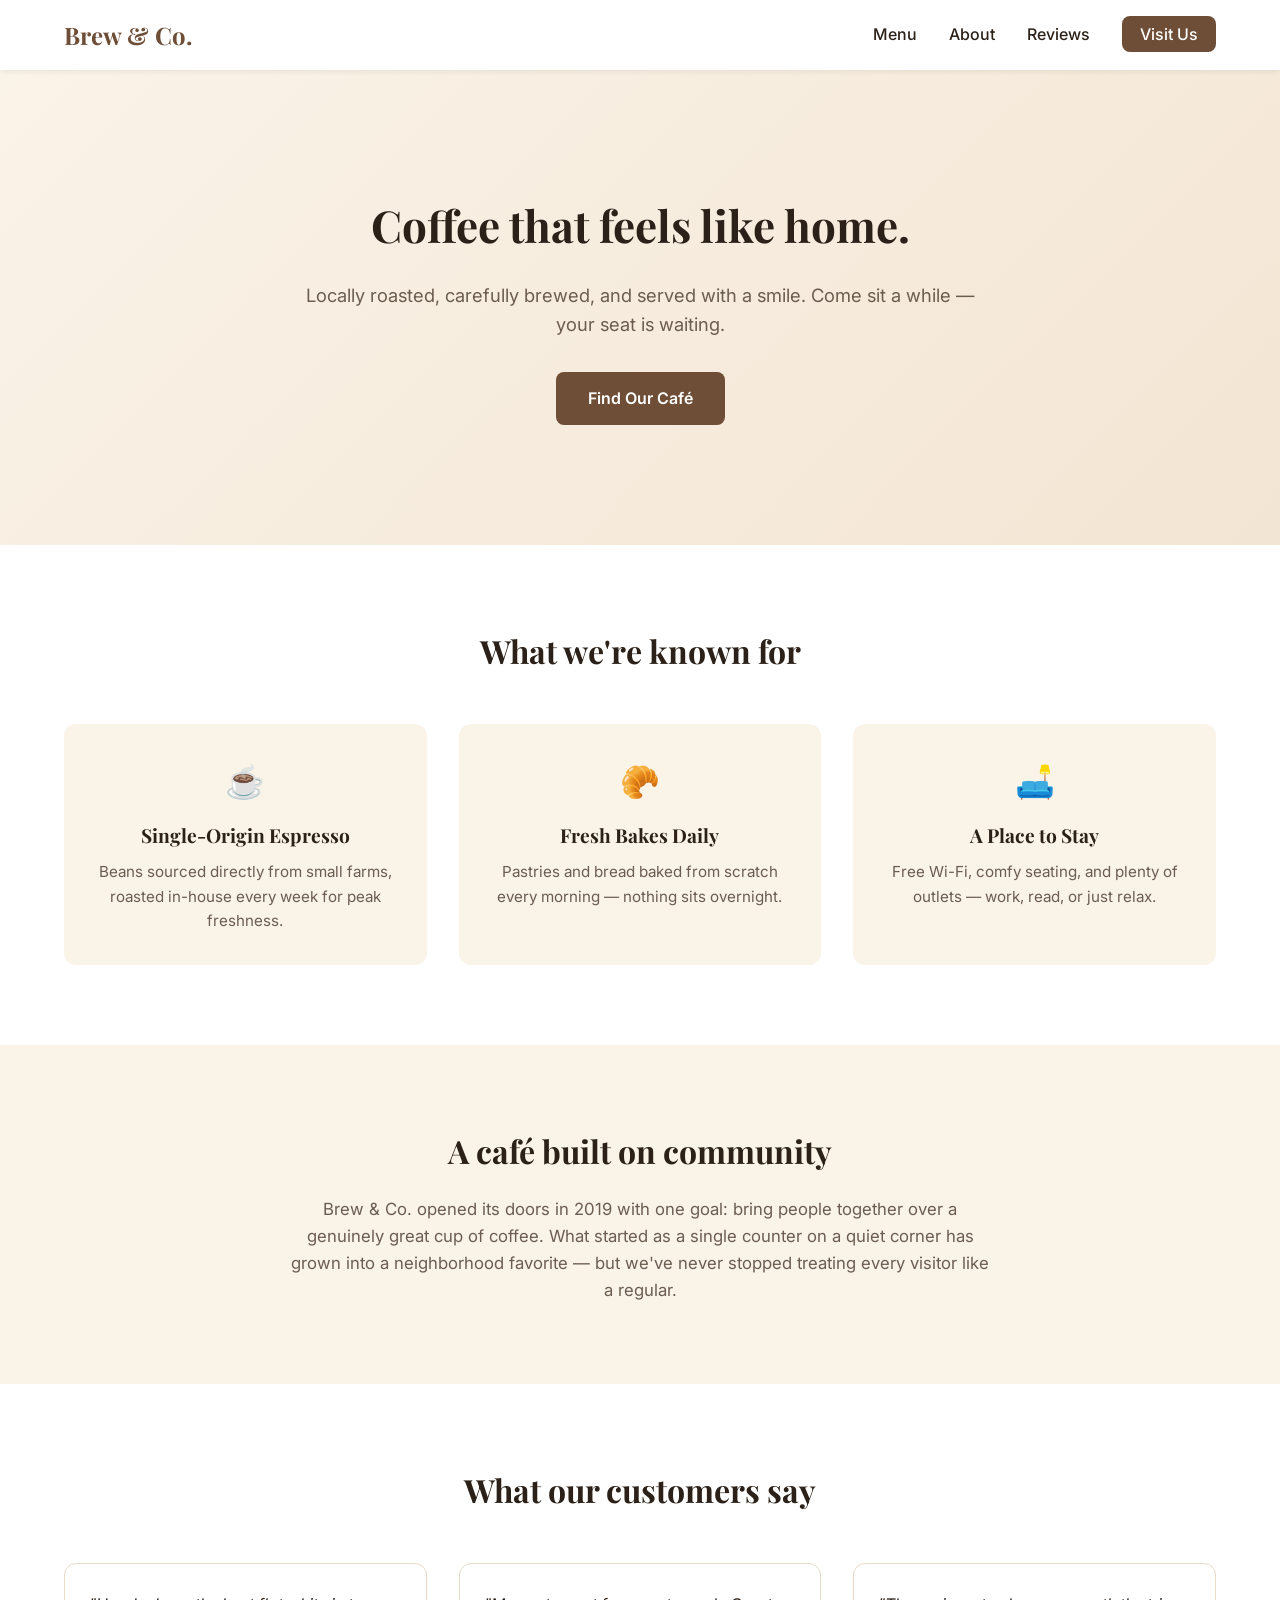
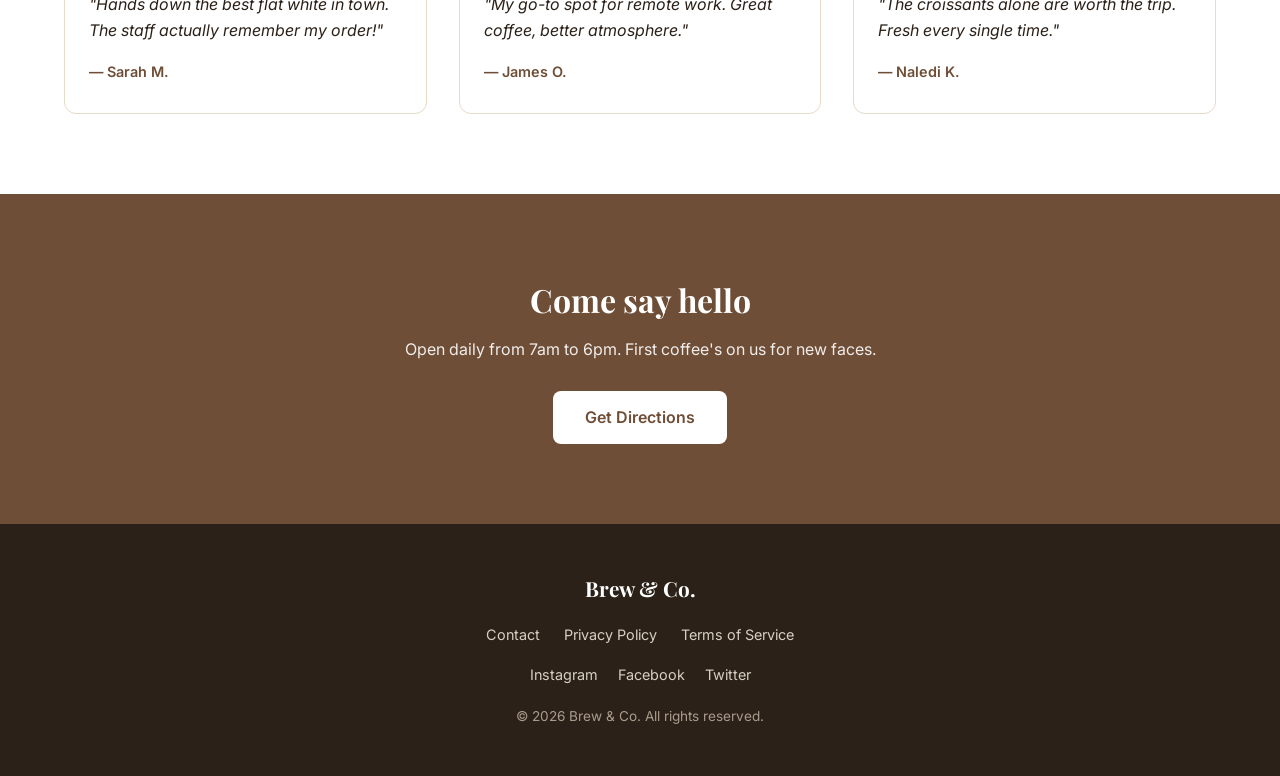
<file: WebDev-L1-LandingPage/index.html>
<!DOCTYPE html>
<html lang="en">
<head>
<meta charset="UTF-8">
<meta name="viewport" content="width=device-width, initial-scale=1.0">
<title>Brew & Co. — Your Neighborhood Coffee House</title>
<link rel="stylesheet" href="style.css">
<link rel="preconnect" href="https://fonts.googleapis.com">
<link href="https://fonts.googleapis.com/css2?family=Playfair+Display:wght@600;700&family=Inter:wght@400;500&display=swap" rel="stylesheet">
</head>
<body>

  <!-- Navigation -->
  <header class="navbar">
    <div class="nav-container">
      <div class="logo">Brew & Co.</div>
      <nav>
        <ul class="nav-links">
          <li><a href="#menu">Menu</a></li>
          <li><a href="#about">About</a></li>
          <li><a href="#testimonials">Reviews</a></li>
          <li><a href="#visit" class="nav-cta">Visit Us</a></li>
        </ul>
      </nav>
    </div>
  </header>

  <!-- Hero Section -->
  <section class="hero">
    <div class="hero-content">
      <h1>Coffee that feels like home.</h1>
      <p class="subheadline">Locally roasted, carefully brewed, and served with a smile. Come sit a while — your seat is waiting.</p>
      <a href="#visit" class="btn-primary">Find Our Café</a>
    </div>
  </section>

  <!-- Menu / Features Section -->
  <section id="menu" class="features">
    <h2>What we're known for</h2>
    <div class="feature-grid">
      <div class="feature-card">
        <div class="icon">☕</div>
        <h3>Single-Origin Espresso</h3>
        <p>Beans sourced directly from small farms, roasted in-house every week for peak freshness.</p>
      </div>
      <div class="feature-card">
        <div class="icon">🥐</div>
        <h3>Fresh Bakes Daily</h3>
        <p>Pastries and bread baked from scratch every morning — nothing sits overnight.</p>
      </div>
      <div class="feature-card">
        <div class="icon">🛋️</div>
        <h3>A Place to Stay</h3>
        <p>Free Wi-Fi, comfy seating, and plenty of outlets — work, read, or just relax.</p>
      </div>
    </div>
  </section>

  <!-- About Section -->
  <section id="about" class="about">
    <div class="about-content">
      <h2>A café built on community</h2>
      <p>Brew & Co. opened its doors in 2019 with one goal: bring people together over a genuinely great cup of coffee. What started as a single counter on a quiet corner has grown into a neighborhood favorite — but we've never stopped treating every visitor like a regular.</p>
    </div>
  </section>

  <!-- Testimonials Section -->
  <section id="testimonials" class="testimonials">
    <h2>What our customers say</h2>
    <div class="testimonial-grid">
      <div class="testimonial-card">
        <p>"Hands down the best flat white in town. The staff actually remember my order!"</p>
        <span class="author">— Sarah M.</span>
      </div>
      <div class="testimonial-card">
        <p>"My go-to spot for remote work. Great coffee, better atmosphere."</p>
        <span class="author">— James O.</span>
      </div>
      <div class="testimonial-card">
        <p>"The croissants alone are worth the trip. Fresh every single time."</p>
        <span class="author">— Naledi K.</span>
      </div>
    </div>
  </section>

  <!-- CTA Section -->
  <section id="visit" class="cta-section">
    <h2>Come say hello</h2>
    <p>Open daily from 7am to 6pm. First coffee's on us for new faces.</p>
    <a href="#" class="btn-primary">Get Directions</a>
  </section>

  <!-- Footer -->
  <footer class="footer">
    <div class="footer-content">
      <div class="footer-brand">Brew & Co.</div>
      <ul class="footer-links">
        <li><a href="#">Contact</a></li>
        <li><a href="#">Privacy Policy</a></li>
        <li><a href="#">Terms of Service</a></li>
      </ul>
      <div class="footer-socials">
        <a href="#">Instagram</a>
        <a href="#">Facebook</a>
        <a href="#">Twitter</a>
      </div>
      <p class="footer-copy">© 2026 Brew & Co. All rights reserved.</p>
    </div>
  </footer>

</body>
</html>
</file>
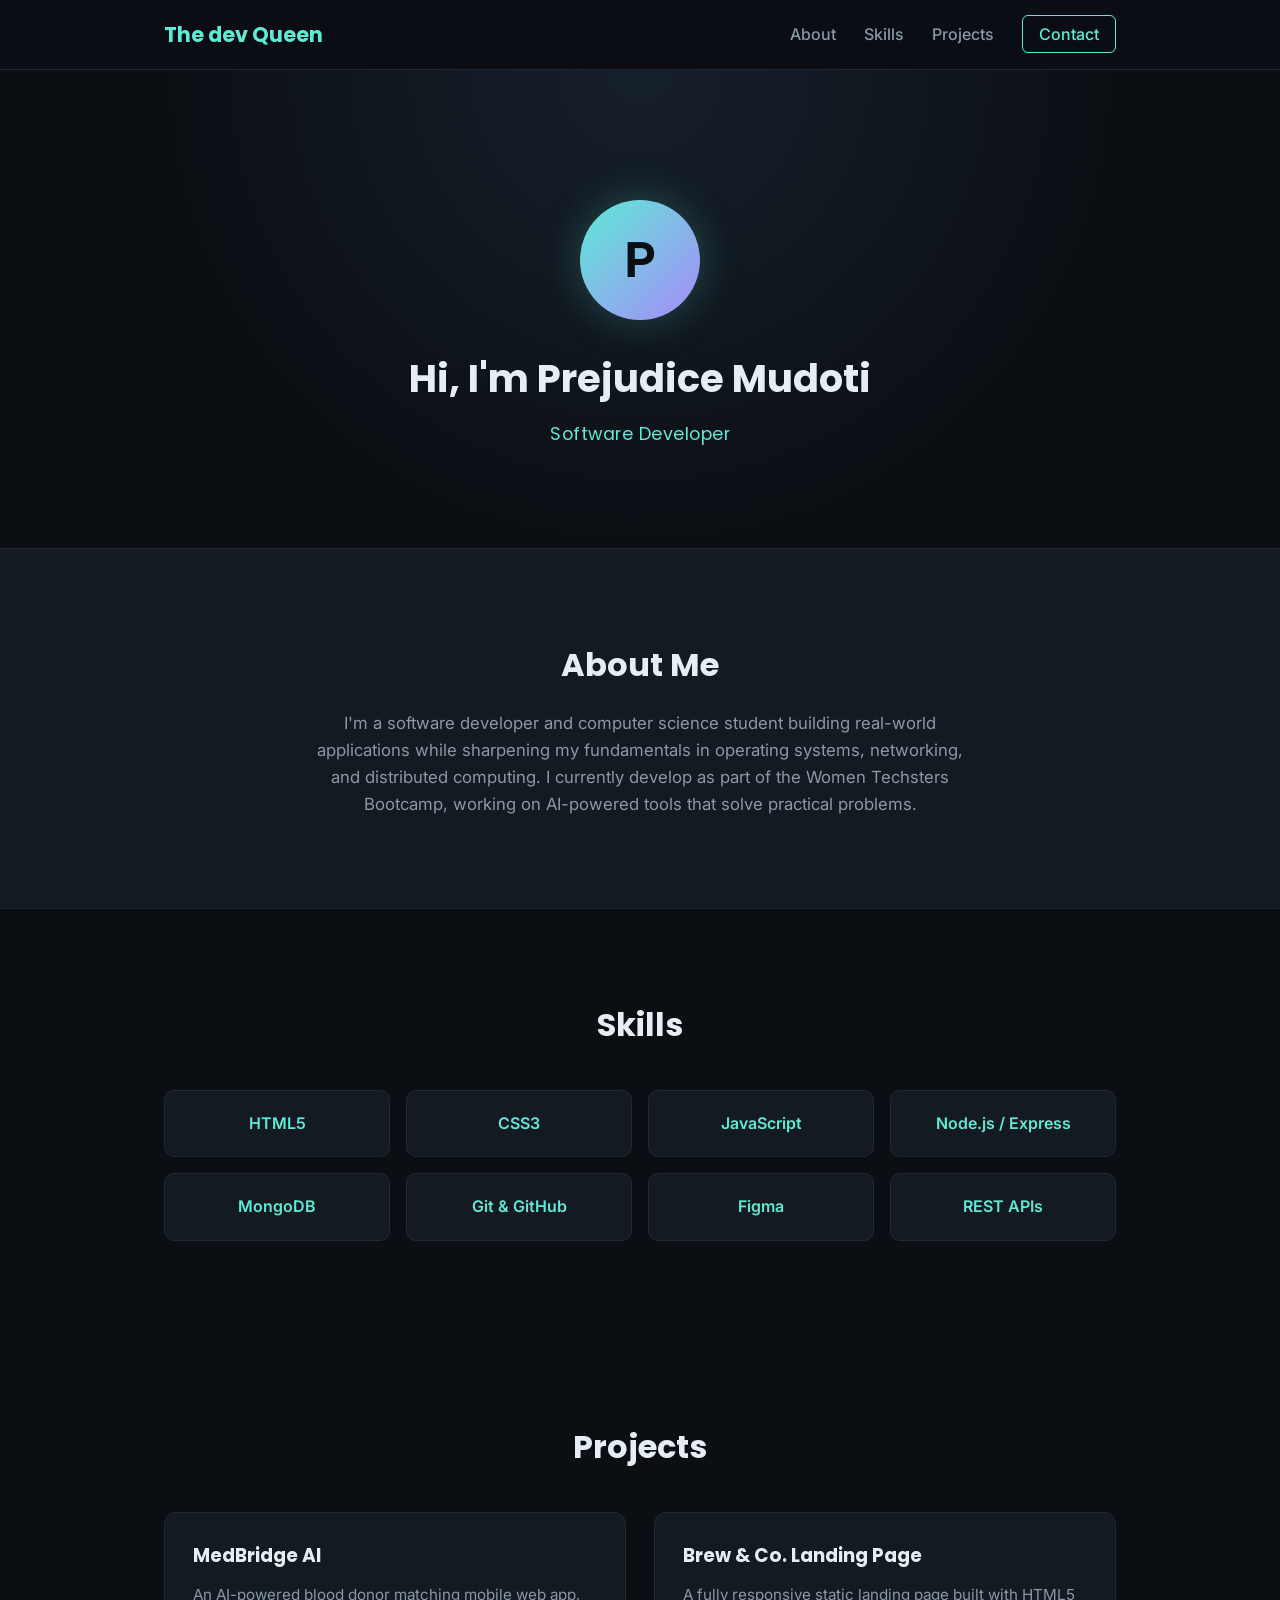
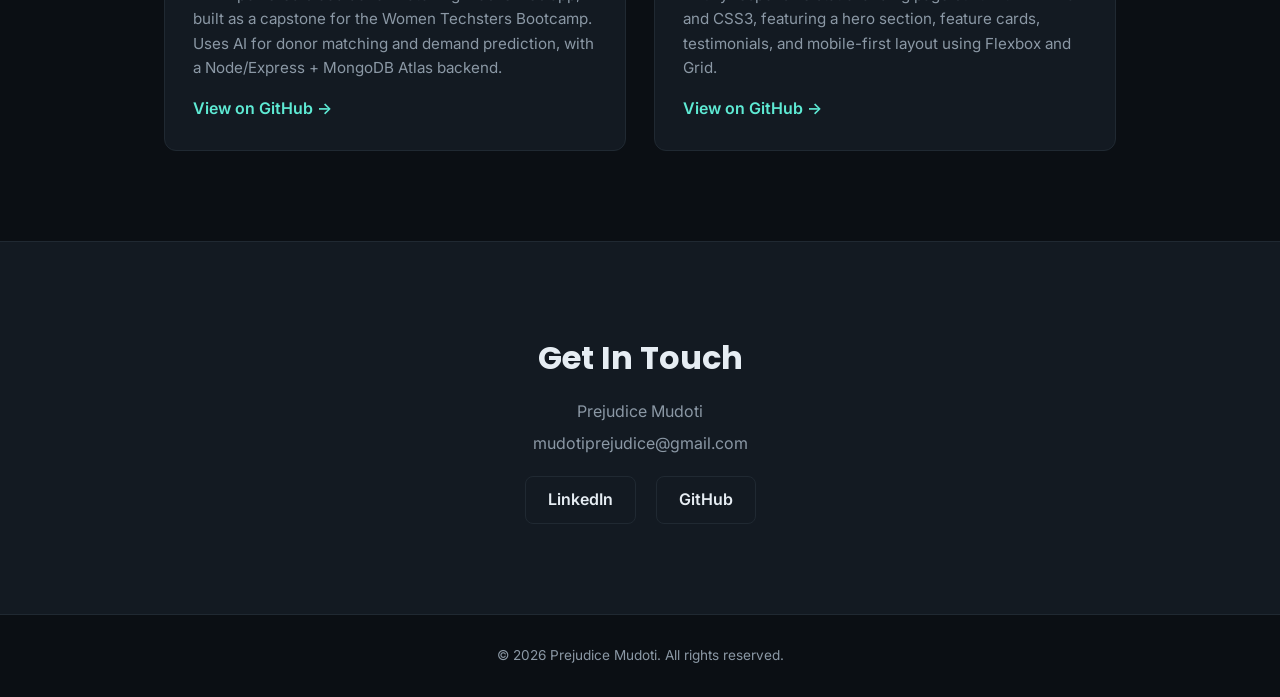
<file: WebDev-L1-PersonalPortfolio/index.html>
<!DOCTYPE html>
<html lang="en">
<head>
<meta charset="UTF-8">
<meta name="viewport" content="width=device-width, initial-scale=1.0">
<title>Prejudice Mudoti — Software Developer Portfolio</title>
<link rel="stylesheet" href="style.css">
<link rel="preconnect" href="https://fonts.googleapis.com">
<link href="https://fonts.googleapis.com/css2?family=Poppins:wght@600;700&family=Inter:wght@400;500&display=swap" rel="stylesheet">
</head>
<body>

  <!-- Navigation -->
  <header class="navbar">
    <div class="nav-container">
      <div class="logo">The dev Queen</div>
      <nav>
        <ul class="nav-links">
          <li><a href="#about">About</a></li>
          <li><a href="#skills">Skills</a></li>
          <li><a href="#projects">Projects</a></li>
          <li><a href="#contact" class="nav-cta">Contact</a></li>
        </ul>
      </nav>
    </div>
  </header>

  <!-- Hero / Profile Section -->
  <section class="hero">
    <div class="hero-content">
      <div class="avatar">P</div>
      <h1>Hi, I'm Prejudice Mudoti</h1>
      <p class="role">Software Developer</p>
    </div>
  </section>

  <!-- About Section -->
  <section id="about" class="about">
    <div class="about-content">
      <h2>About Me</h2>
      <p>I'm a software developer and computer science student building real-world applications while sharpening my fundamentals in operating systems, networking, and distributed computing. I currently develop as part of the Women Techsters Bootcamp, working on AI-powered tools that solve practical problems.</p>
    </div>
  </section>

  <!-- Skills Section -->
  <section id="skills" class="skills">
    <h2>Skills</h2>
    <div class="skills-grid">
      <div class="skill-card">HTML5</div>
      <div class="skill-card">CSS3</div>
      <div class="skill-card">JavaScript</div>
      <div class="skill-card">Node.js / Express</div>
      <div class="skill-card">MongoDB</div>
      <div class="skill-card">Git & GitHub</div>
      <div class="skill-card">Figma</div>
      <div class="skill-card">REST APIs</div>
    </div>
  </section>

  <!-- Projects Section -->
  <section id="projects" class="projects">
    <h2>Projects</h2>
    <div class="project-grid">
      <div class="project-card">
        <h3>MedBridge AI</h3>
        <p>An AI-powered blood donor matching mobile web app, built as a capstone for the Women Techsters Bootcamp. Uses AI for donor matching and demand prediction, with a Node/Express + MongoDB Atlas backend.</p>
        <a href="https://github.com/meem08/medbridge" class="project-link">View on GitHub →</a>
      </div>
      <div class="project-card">
        <h3>Brew & Co. Landing Page</h3>
        <p>A fully responsive static landing page built with HTML5 and CSS3, featuring a hero section, feature cards, testimonials, and mobile-first layout using Flexbox and Grid.</p>
        <a href="https://github.com/mudotiprejudice-byte/OIBSIP" class="project-link">View on GitHub →</a>
      </div>
    </div>
  </section>

  <!-- Contact Section -->
  <section id="contact" class="contact">
    <h2>Get In Touch</h2>
    <p>Prejudice Mudoti</p>
    <p>mudotiprejudice@gmail.com</p>
    <div class="contact-icons">
      <a href="https://www.linkedin.com/in/prejudice-mudoti-582132386?utm_source=share_via&utm_content=profile&utm_medium=member_ios">LinkedIn</a>
      <a href="https://github.com/mudotiprejudice-byte">GitHub</a>
    </div>
  </section>

  <!-- Footer -->
  <footer class="footer">
    <p>© 2026 Prejudice Mudoti. All rights reserved.</p>
  </footer>

<script>
document.querySelectorAll('a[href^="#"]').forEach(link => {
  link.addEventListener('click', function(e) {
    e.preventDefault();
    document.querySelector(this.getAttribute('href')).scrollIntoView({ behavior: 'smooth' });
  });
});
</script>

</body>
</html>
</file>
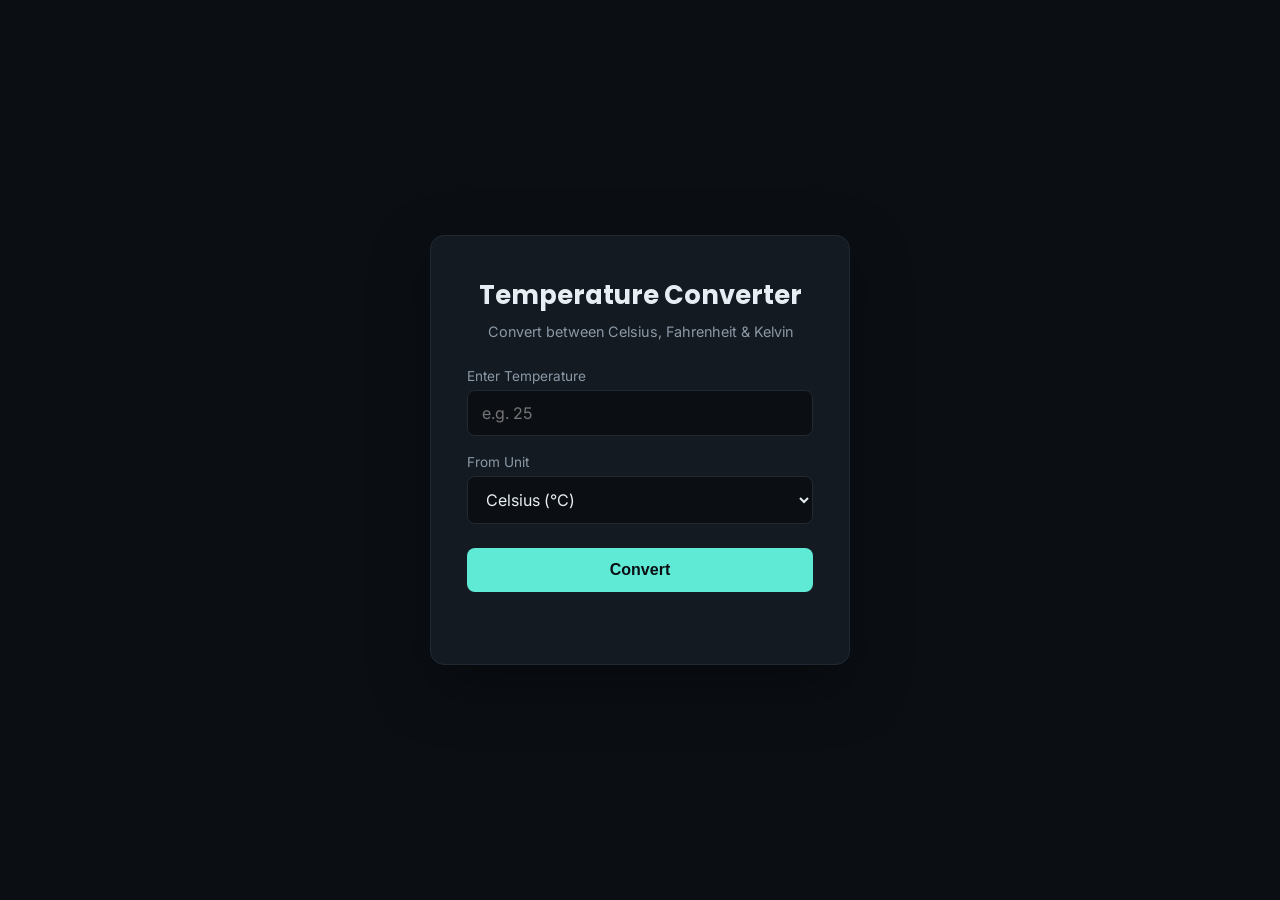
<file: WebDev-L1-TemperatureConverter/index.html>
<!DOCTYPE html>
<html lang="en">
<head>
<meta charset="UTF-8">
<meta name="viewport" content="width=device-width, initial-scale=1.0">
<title>Temperature Converter</title>
<link rel="stylesheet" href="style.css">
<link rel="preconnect" href="https://fonts.googleapis.com">
<link href="https://fonts.googleapis.com/css2?family=Poppins:wght@600;700&family=Inter:wght@400;500&display=swap" rel="stylesheet">
</head>
<body>

  <div class="converter-card">
    <h1>Temperature Converter</h1>
    <p class="subtitle">Convert between Celsius, Fahrenheit & Kelvin</p>

    <div class="input-group">
      <label for="tempInput">Enter Temperature</label>
      <input type="text" id="tempInput" placeholder="e.g. 25">
    </div>

    <div class="input-group">
      <label for="unitSelect">From Unit</label>
      <select id="unitSelect">
        <option value="C">Celsius (°C)</option>
        <option value="F">Fahrenheit (°F)</option>
        <option value="K">Kelvin (K)</option>
      </select>
    </div>

    <button id="convertBtn">Convert</button>

    <p id="errorMsg" class="error"></p>

    <div id="results" class="results hidden">
      <div class="result-row"><span>Celsius</span><span id="resC">—</span></div>
      <div class="result-row"><span>Fahrenheit</span><span id="resF">—</span></div>
      <div class="result-row"><span>Kelvin</span><span id="resK">—</span></div>
    </div>
  </div>

<script>
const tempInput = document.getElementById('tempInput');
const unitSelect = document.getElementById('unitSelect');
const convertBtn = document.getElementById('convertBtn');
const errorMsg = document.getElementById('errorMsg');
const results = document.getElementById('results');
const resC = document.getElementById('resC');
const resF = document.getElementById('resF');
const resK = document.getElementById('resK');

convertBtn.addEventListener('click', convertTemperature);
tempInput.addEventListener('keydown', (e) => {
  if (e.key === 'Enter') convertTemperature();
});

function convertTemperature() {
  const rawValue = tempInput.value.trim();
  errorMsg.textContent = '';
  results.classList.add('hidden');

  // Validation: reject non-numeric input
  if (rawValue === '' || isNaN(rawValue)) {
    errorMsg.textContent = 'Please enter a valid number.';
    return;
  }

  const value = parseFloat(rawValue);
  const unit = unitSelect.value;

  // Convert input to Celsius first
  let celsius;
  if (unit === 'C') celsius = value;
  if (unit === 'F') celsius = (value - 32) * 5 / 9;
  if (unit === 'K') celsius = value - 273.15;

  // Edge case: absolute zero violation
  if (celsius < -273.15) {
    errorMsg.textContent = 'That temperature is below absolute zero (−273.15°C) — not physically possible.';
    return;
  }

  const fahrenheit = (celsius * 9 / 5) + 32;
  const kelvin = celsius + 273.15;

  resC.textContent = celsius.toFixed(2) + ' °C';
  resF.textContent = fahrenheit.toFixed(2) + ' °F';
  resK.textContent = kelvin.toFixed(2) + ' K';

  results.classList.remove('hidden');
}
</script>

</body>
</html>
</file>
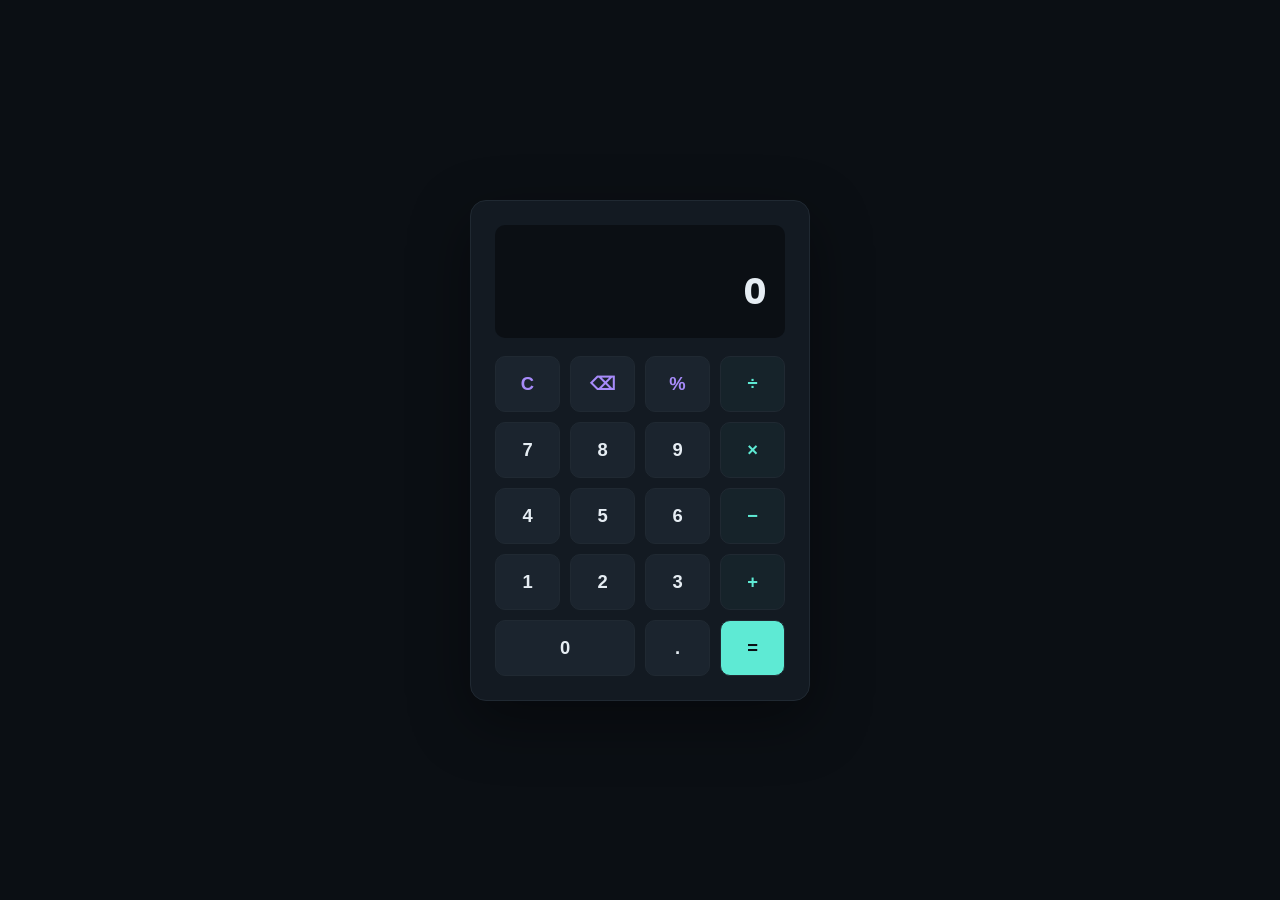
<file: WebDev-L2-Calculator/index.html>
<!DOCTYPE html>
<html lang="en">
<head>
<meta charset="UTF-8">
<meta name="viewport" content="width=device-width, initial-scale=1.0">
<title>Calculator</title>
<link rel="stylesheet" href="style.css">
<link rel="preconnect" href="https://fonts.googleapis.com">
<link href="https://fonts.googleapis.com/css2?family=Poppins:wght@600;700&family=Inter:wght@400;500&display=swap" rel="stylesheet">
</head>
<body>

  <div class="calculator">
    <div class="display">
      <div id="expression" class="expression"></div>
      <div id="current" class="current">0</div>
    </div>
    <div class="buttons">
      <button class="btn function" data-action="clear">C</button>
      <button class="btn function" data-action="backspace">⌫</button>
      <button class="btn function" data-action="percent">%</button>
      <button class="btn operator" data-op="/">÷</button>

      <button class="btn" data-num="7">7</button>
      <button class="btn" data-num="8">8</button>
      <button class="btn" data-num="9">9</button>
      <button class="btn operator" data-op="*">×</button>

      <button class="btn" data-num="4">4</button>
      <button class="btn" data-num="5">5</button>
      <button class="btn" data-num="6">6</button>
      <button class="btn operator" data-op="-">−</button>

      <button class="btn" data-num="1">1</button>
      <button class="btn" data-num="2">2</button>
      <button class="btn" data-num="3">3</button>
      <button class="btn operator" data-op="+">+</button>

      <button class="btn zero" data-num="0">0</button>
      <button class="btn" data-num=".">.</button>
      <button class="btn equals" data-action="equals">=</button>
    </div>
  </div>

<script>
const expressionEl = document.getElementById('expression');
const currentEl = document.getElementById('current');

let current = '0';
let previous = '';
let operator = null;
let resultShown = false;

function updateDisplay() {
  currentEl.textContent = current;
  expressionEl.textContent = previous + (operator ? ' ' + operator : '');
}

function inputNumber(num) {
  if (resultShown) {
    current = num === '.' ? '0.' : num;
    resultShown = false;
    return;
  }
  if (num === '.' && current.includes('.')) return;
  current = current === '0' && num !== '.' ? num : current + num;
}

function chooseOperator(op) {
  if (operator && previous !== '') {
    calculate();
  }
  operator = op;
  previous = current;
  current = '0';
  resultShown = false;
}

function calculate() {
  const prev = parseFloat(previous);
  const curr = parseFloat(current);
  if (isNaN(prev) || isNaN(curr)) return;

  let result;
  switch (operator) {
    case '+': result = prev + curr; break;
    case '-': result = prev - curr; break;
    case '*': result = prev * curr; break;
    case '/':
      if (curr === 0) {
        current = 'Error';
        previous = '';
        operator = null;
        updateDisplay();
        resultShown = true;
        return;
      }
      result = prev / curr;
      break;
    default: return;
  }

  current = parseFloat(result.toFixed(8)).toString();
  operator = null;
  previous = '';
  resultShown = true;
}

document.querySelectorAll('[data-num]').forEach(btn => {
  btn.addEventListener('click', () => {
    inputNumber(btn.dataset.num);
    updateDisplay();
  });
});

document.querySelectorAll('[data-op]').forEach(btn => {
  btn.addEventListener('click', () => {
    chooseOperator(btn.dataset.op);
    updateDisplay();
  });
});

document.querySelector('[data-action="equals"]').addEventListener('click', () => {
  calculate();
  updateDisplay();
});

document.querySelector('[data-action="clear"]').addEventListener('click', () => {
  current = '0';
  previous = '';
  operator = null;
  resultShown = false;
  updateDisplay();
});

document.querySelector('[data-action="backspace"]').addEventListener('click', () => {
  current = current.length > 1 ? current.slice(0, -1) : '0';
  updateDisplay();
});

document.querySelector('[data-action="percent"]').addEventListener('click', () => {
  current = (parseFloat(current) / 100).toString();
  updateDisplay();
});

updateDisplay();
</script>

</body>
</html>
</file>
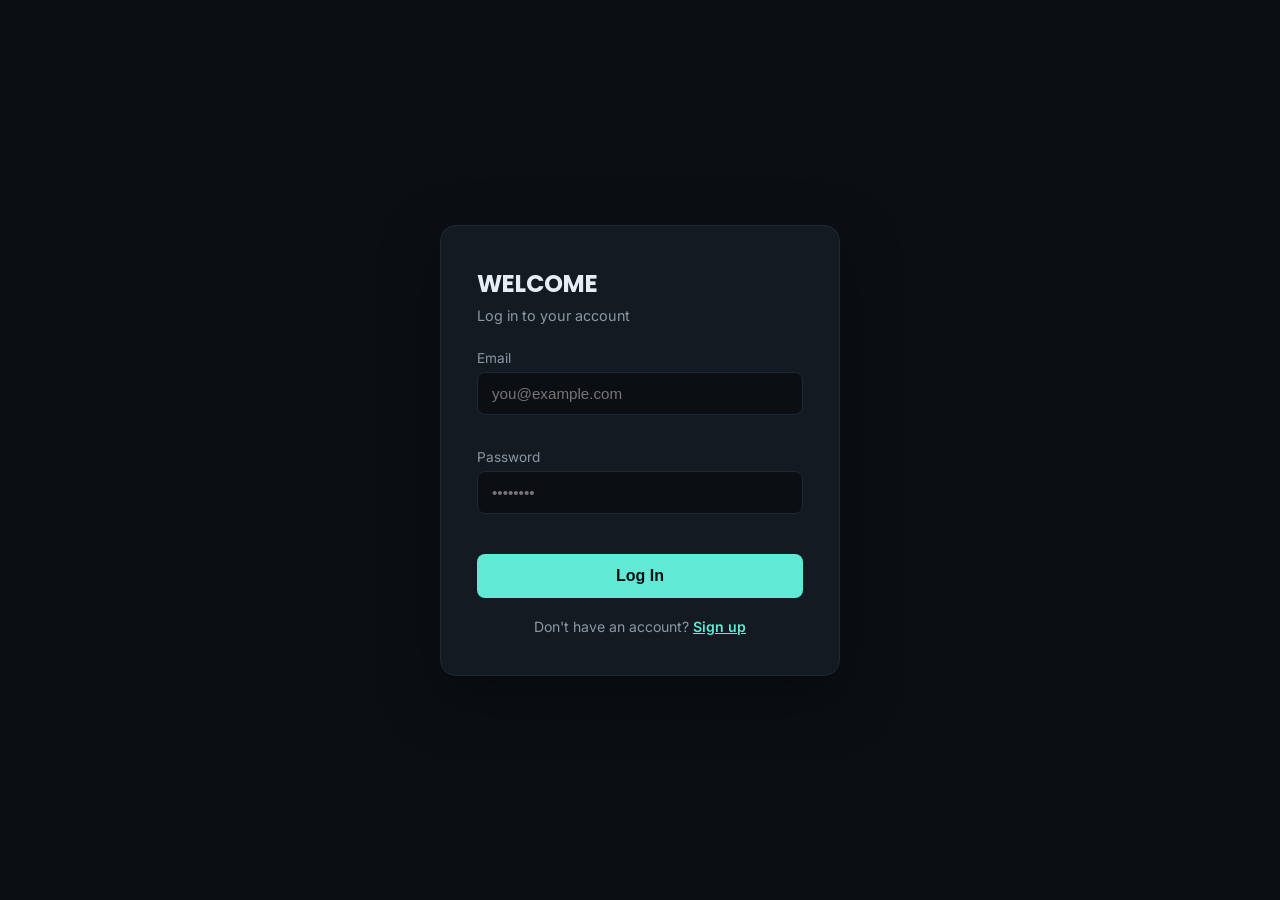
<file: WebDev-L2-LoginAuth/index.html>
<!DOCTYPE html>
<html lang="en">
<head>
<meta charset="UTF-8">
<meta name="viewport" content="width=device-width, initial-scale=1.0">
<title>Login & Signup</title>
<link rel="stylesheet" href="style.css">
<link rel="preconnect" href="https://fonts.googleapis.com">
<link href="https://fonts.googleapis.com/css2?family=Poppins:wght@600;700&family=Inter:wght@400;500&display=swap" rel="stylesheet">
</head>
<body>

  <div class="auth-card" id="authCard">

    <!-- Login Form -->
    <div id="loginView">
      <h1>WELCOME</h1>
      <p class="subtitle">Log in to your account</p>

      <form id="loginForm" novalidate>
        <div class="input-group">
          <label for="loginEmail">Email</label>
          <input type="email" id="loginEmail" placeholder="you@example.com">
          <span class="error" id="loginEmailError"></span>
        </div>
        <div class="input-group">
          <label for="loginPassword">Password</label>
          <input type="password" id="loginPassword" placeholder="••••••••">
          <span class="error" id="loginPasswordError"></span>
        </div>
        <button type="submit">Log In</button>
        <p class="success" id="loginSuccess"></p>
      </form>

      <p class="switch">Don't have an account? <a href="#" id="showSignup">Sign up</a></p>
    </div>

    <!-- Signup Form -->
    <div id="signupView" class="hidden">
      <h1>Create account</h1>
      <p class="subtitle">Sign up to get started</p>

      <form id="signupForm" novalidate>
        <div class="input-group">
          <label for="signupName">Full Name</label>
          <input type="text" id="signupName" placeholder="Your name">
          <span class="error" id="signupNameError"></span>
        </div>
        <div class="input-group">
          <label for="signupEmail">Email</label>
          <input type="email" id="signupEmail" placeholder="you@example.com">
          <span class="error" id="signupEmailError"></span>
        </div>
        <div class="input-group">
          <label for="signupPassword">Password</label>
          <input type="password" id="signupPassword" placeholder="At least 6 characters">
          <span class="error" id="signupPasswordError"></span>
        </div>
        <div class="input-group">
          <label for="signupConfirm">Confirm Password</label>
          <input type="password" id="signupConfirm" placeholder="Re-enter password">
          <span class="error" id="signupConfirmError"></span>
        </div>
        <button type="submit">Sign Up</button>
        <p class="success" id="signupSuccess"></p>
      </form>

      <p class="switch">Already have an account? <a href="#" id="showLogin">Log in</a></p>
    </div>

  </div>

  <!-- Logged-in state -->
  <div class="auth-card hidden" id="dashboardView">
    <h1>You're logged in </h1>
    <p class="subtitle" id="welcomeMsg"></p>
    <button id="logoutBtn">Log Out</button>
  </div>

<script>
const $ = id => document.getElementById(id);

const loginView = $('loginView');
const signupView = $('signupView');
const dashboardView = $('dashboardView');

$('showSignup').addEventListener('click', (e) => {
  e.preventDefault();
  loginView.classList.add('hidden');
  signupView.classList.remove('hidden');
});

$('showLogin').addEventListener('click', (e) => {
  e.preventDefault();
  signupView.classList.add('hidden');
  loginView.classList.remove('hidden');
});

function getUsers() {
  return JSON.parse(localStorage.getItem('demo-users')) || [];
}

function saveUsers(users) {
  localStorage.setItem('demo-users', JSON.stringify(users));
}

function isValidEmail(email) {
  return /^[^\s@]+@[^\s@]+\.[^\s@]+$/.test(email);
}

function clearErrors(form) {
  form.querySelectorAll('.error').forEach(el => el.textContent = '');
}

// Signup
$('signupForm').addEventListener('submit', (e) => {
  e.preventDefault();
  clearErrors(e.target);
  $('signupSuccess').textContent = '';

  const name = $('signupName').value.trim();
  const email = $('signupEmail').value.trim();
  const password = $('signupPassword').value;
  const confirm = $('signupConfirm').value;
  let valid = true;

  if (!name) { $('signupNameError').textContent = 'Name is required.'; valid = false; }
  if (!isValidEmail(email)) { $('signupEmailError').textContent = 'Enter a valid email.'; valid = false; }
  if (password.length < 6) { $('signupPasswordError').textContent = 'Password must be at least 6 characters.'; valid = false; }
  if (confirm !== password) { $('signupConfirmError').textContent = 'Passwords do not match.'; valid = false; }

  const users = getUsers();
  if (valid && users.some(u => u.email === email)) {
    $('signupEmailError').textContent = 'An account with this email already exists.';
    valid = false;
  }

  if (!valid) return;

  users.push({ name, email, password });
  saveUsers(users);
  $('signupSuccess').textContent = 'Account created! You can now log in.';
  e.target.reset();
  setTimeout(() => {
    signupView.classList.add('hidden');
    loginView.classList.remove('hidden');
  }, 1200);
});

// Login
$('loginForm').addEventListener('submit', (e) => {
  e.preventDefault();
  clearErrors(e.target);
  $('loginSuccess').textContent = '';

  const email = $('loginEmail').value.trim();
  const password = $('loginPassword').value;
  let valid = true;

  if (!isValidEmail(email)) { $('loginEmailError').textContent = 'Enter a valid email.'; valid = false; }
  if (!password) { $('loginPasswordError').textContent = 'Password is required.'; valid = false; }
  if (!valid) return;

  const users = getUsers();
  const user = users.find(u => u.email === email && u.password === password);

  if (!user) {
    $('loginPasswordError').textContent = 'Incorrect email or password.';
    return;
  }

  loginView.classList.add('hidden');
  dashboardView.classList.remove('hidden');
  $('welcomeMsg').textContent = `Logged in as ${user.name} (${user.email})`;
  e.target.reset();
});

$('logoutBtn').addEventListener('click', () => {
  dashboardView.classList.add('hidden');
  loginView.classList.remove('hidden');
});
</script>

</body>
</html>
</file>
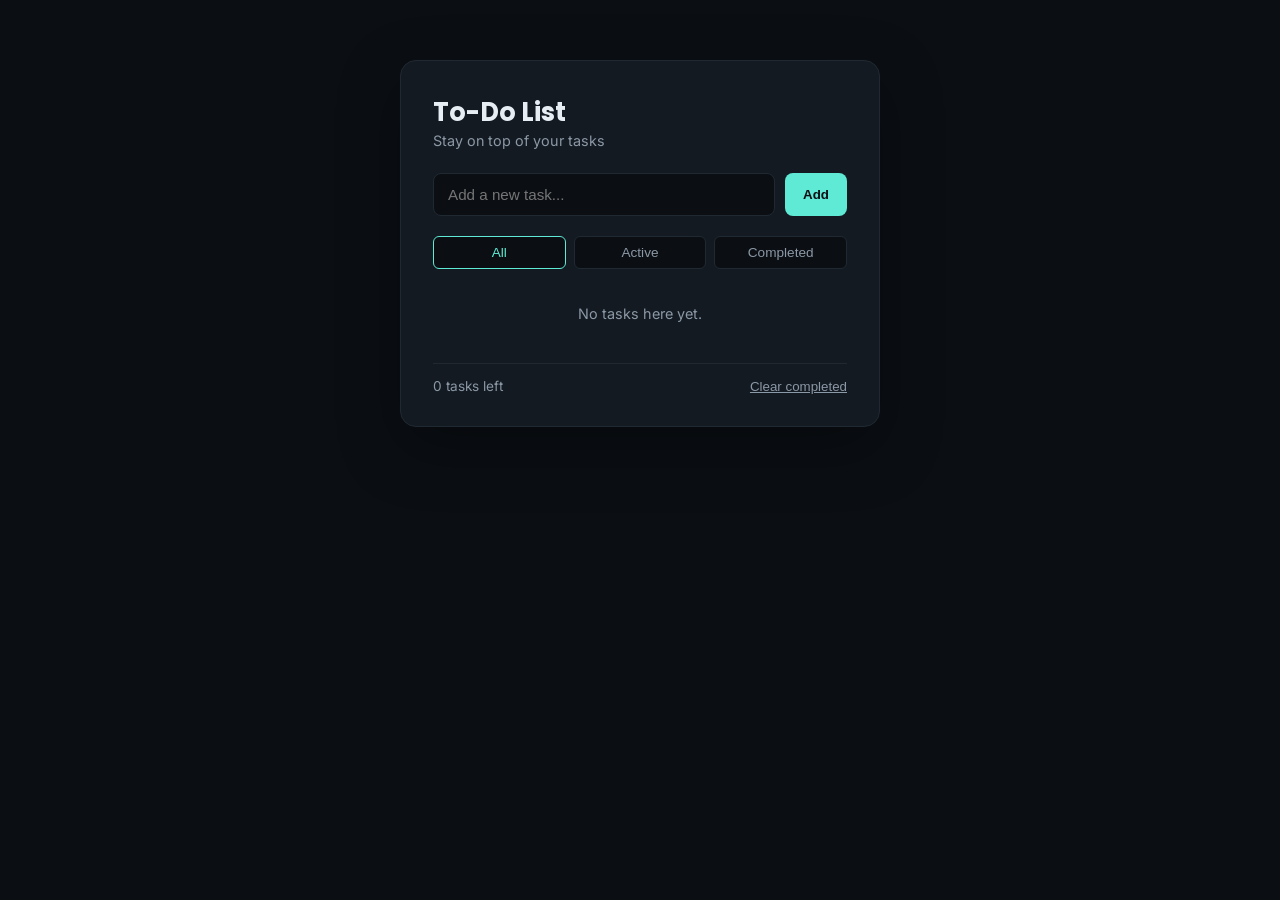
<file: WebDev-L2-ToDoApp/index.html>
<!DOCTYPE html>
<html lang="en">
<head>
<meta charset="UTF-8">
<meta name="viewport" content="width=device-width, initial-scale=1.0">
<title>To-Do App</title>
<link rel="stylesheet" href="style.css">
<link rel="preconnect" href="https://fonts.googleapis.com">
<link href="https://fonts.googleapis.com/css2?family=Poppins:wght@600;700&family=Inter:wght@400;500&display=swap" rel="stylesheet">
</head>
<body>

  <div class="app">
    <h1>To-Do List</h1>
    <p class="subtitle">Stay on top of your tasks</p>

    <form id="taskForm" class="task-form">
      <input type="text" id="taskInput" placeholder="Add a new task..." autocomplete="off">
      <button type="submit">Add</button>
    </form>

    <div class="filters">
      <button class="filter-btn active" data-filter="all">All</button>
      <button class="filter-btn" data-filter="active">Active</button>
      <button class="filter-btn" data-filter="completed">Completed</button>
    </div>

    <ul id="taskList" class="task-list"></ul>

    <div class="footer-bar">
      <span id="taskCount">0 tasks left</span>
      <button id="clearCompleted">Clear completed</button>
    </div>
  </div>

<script>
const taskForm = document.getElementById('taskForm');
const taskInput = document.getElementById('taskInput');
const taskList = document.getElementById('taskList');
const taskCount = document.getElementById('taskCount');
const clearCompletedBtn = document.getElementById('clearCompleted');
const filterBtns = document.querySelectorAll('.filter-btn');

let tasks = JSON.parse(localStorage.getItem('todo-tasks')) || [];
let currentFilter = 'all';

function saveTasks() {
  localStorage.setItem('todo-tasks', JSON.stringify(tasks));
}

function render() {
  taskList.innerHTML = '';

  const filtered = tasks.filter(t => {
    if (currentFilter === 'active') return !t.completed;
    if (currentFilter === 'completed') return t.completed;
    return true;
  });

  if (filtered.length === 0) {
    taskList.innerHTML = '<li class="empty">No tasks here yet.</li>';
  }

  filtered.forEach(task => {
    const li = document.createElement('li');
    li.className = 'task-item' + (task.completed ? ' completed' : '');
    li.dataset.id = task.id;

    li.innerHTML = `
      <input type="checkbox" class="check" ${task.completed ? 'checked' : ''}>
      <span class="task-text" contenteditable="false">${escapeHtml(task.text)}</span>
      <div class="task-actions">
        <button class="edit-btn" title="Edit">✎</button>
        <button class="delete-btn" title="Delete">✕</button>
      </div>
    `;
    taskList.appendChild(li);
  });

  const remaining = tasks.filter(t => !t.completed).length;
  taskCount.textContent = `${remaining} task${remaining !== 1 ? 's' : ''} left`;
}

function escapeHtml(str) {
  const div = document.createElement('div');
  div.textContent = str;
  return div.innerHTML;
}

taskForm.addEventListener('submit', (e) => {
  e.preventDefault();
  const text = taskInput.value.trim();
  if (!text) return;
  tasks.push({ id: Date.now(), text, completed: false });
  taskInput.value = '';
  saveTasks();
  render();
});

taskList.addEventListener('click', (e) => {
  const li = e.target.closest('.task-item');
  if (!li) return;
  const id = Number(li.dataset.id);
  const task = tasks.find(t => t.id === id);

  if (e.target.classList.contains('check')) {
    task.completed = e.target.checked;
    saveTasks();
    render();
  }

  if (e.target.classList.contains('delete-btn')) {
    tasks = tasks.filter(t => t.id !== id);
    saveTasks();
    render();
  }

  if (e.target.classList.contains('edit-btn')) {
    const span = li.querySelector('.task-text');
    const isEditing = span.contentEditable === 'true';

    if (!isEditing) {
      span.contentEditable = 'true';
      span.focus();
      placeCaretAtEnd(span);
      e.target.textContent = '✔';
    } else {
      task.text = span.textContent.trim() || task.text;
      span.contentEditable = 'false';
      saveTasks();
      render();
    }
  }
});

function placeCaretAtEnd(el) {
  const range = document.createRange();
  range.selectNodeContents(el);
  range.collapse(false);
  const sel = window.getSelection();
  sel.removeAllRanges();
  sel.addRange(range);
}

clearCompletedBtn.addEventListener('click', () => {
  tasks = tasks.filter(t => !t.completed);
  saveTasks();
  render();
});

filterBtns.forEach(btn => {
  btn.addEventListener('click', () => {
    filterBtns.forEach(b => b.classList.remove('active'));
    btn.classList.add('active');
    currentFilter = btn.dataset.filter;
    render();
  });
});

render();
</script>

</body>
</html>
</file>
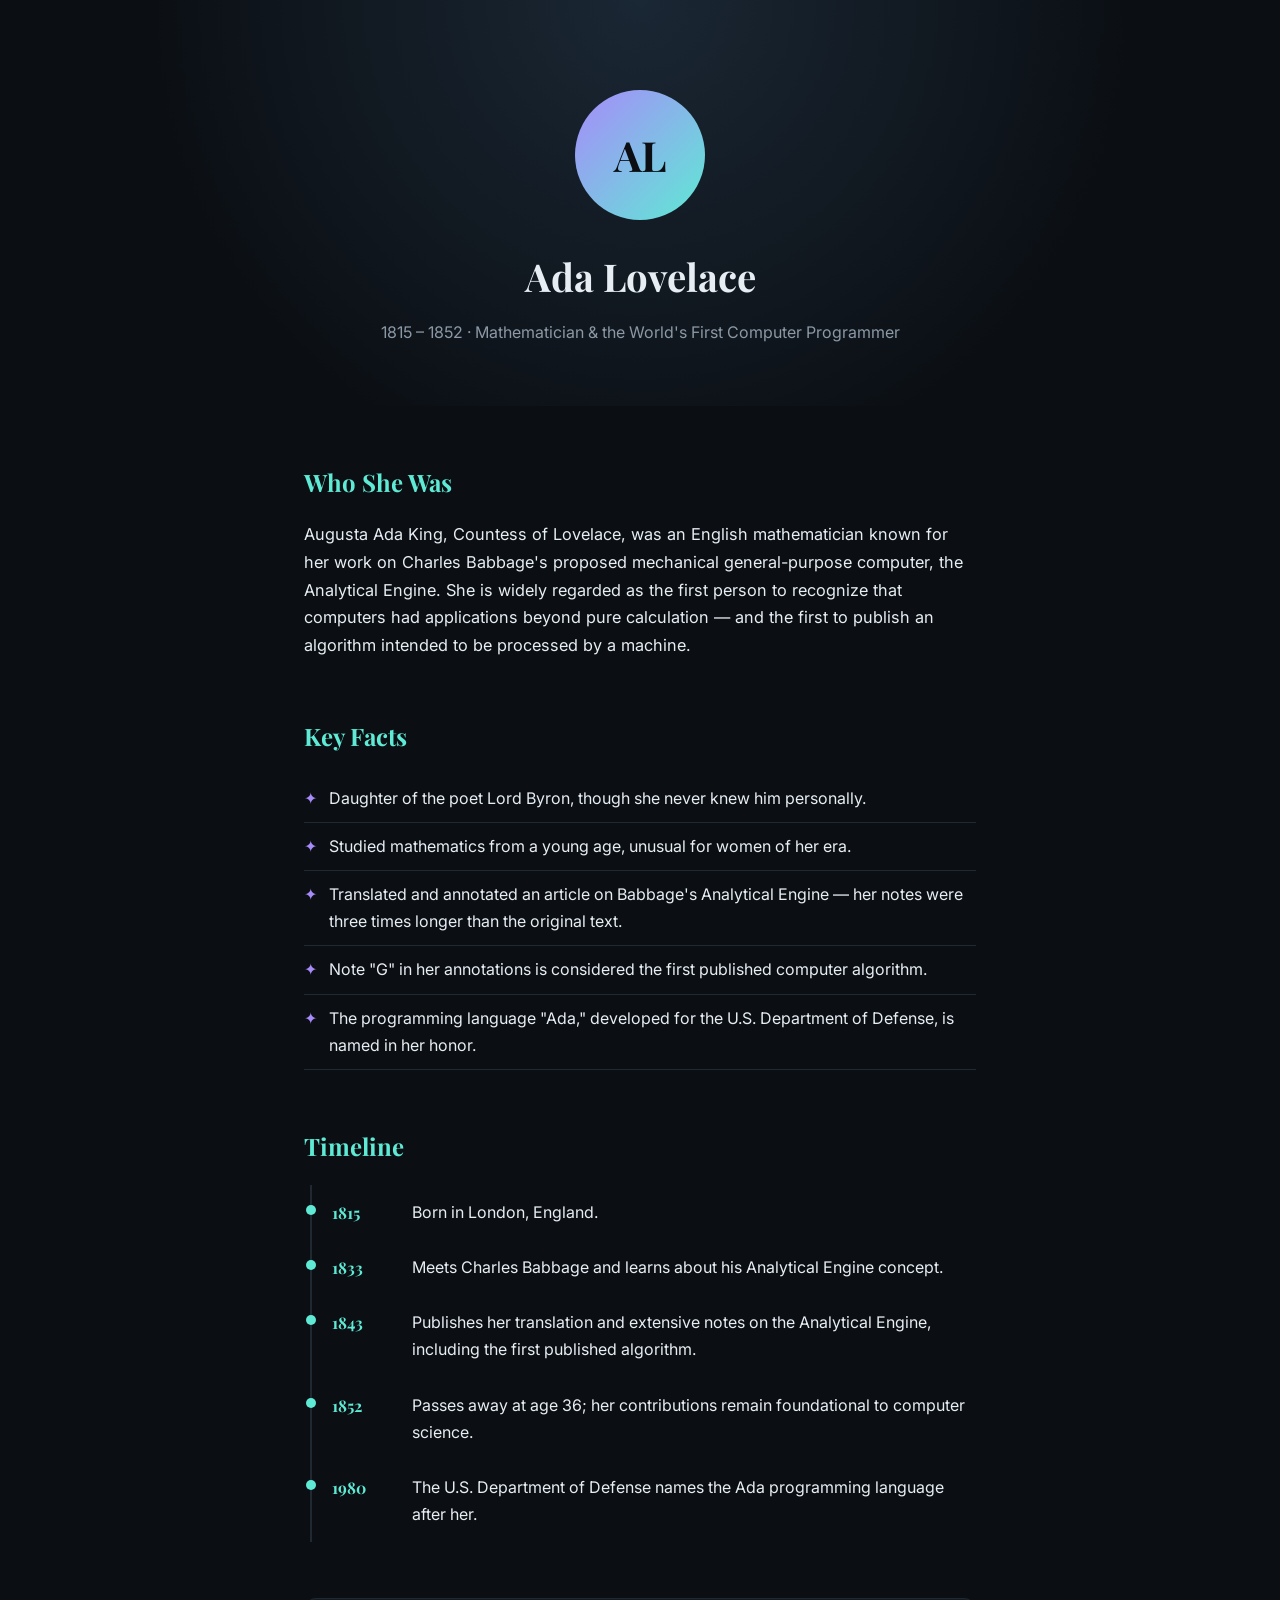
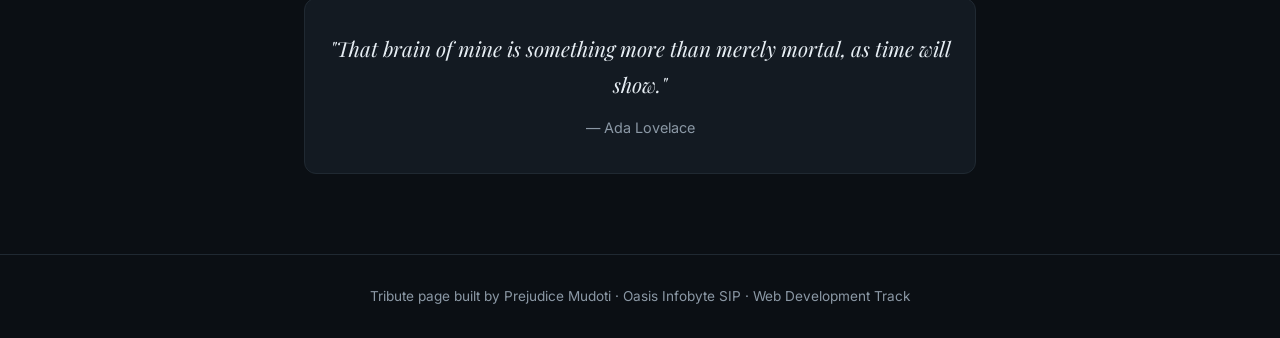
<file: WebDev-L2-TributePage/index.html>
<!DOCTYPE html>
<html lang="en">
<head>
<meta charset="UTF-8">
<meta name="viewport" content="width=device-width, initial-scale=1.0">
<title>Tribute Page — Ada Lovelace</title>
<link rel="stylesheet" href="style.css">
<link rel="preconnect" href="https://fonts.googleapis.com">
<link href="https://fonts.googleapis.com/css2?family=Playfair+Display:wght@600;700&family=Inter:wght@400;500&display=swap" rel="stylesheet">
</head>
<body>

  <header class="hero">
    <div class="avatar">AL</div>
    <h1>Ada Lovelace</h1>
    <p class="subtitle">1815 – 1852 · Mathematician & the World's First Computer Programmer</p>
  </header>

  <main>
    <section class="bio">
      <h2>Who She Was</h2>
      <p>Augusta Ada King, Countess of Lovelace, was an English mathematician known for her work on Charles Babbage's proposed mechanical general-purpose computer, the Analytical Engine. She is widely regarded as the first person to recognize that computers had applications beyond pure calculation — and the first to publish an algorithm intended to be processed by a machine.</p>
    </section>

    <section class="facts">
      <h2>Key Facts</h2>
      <ul class="fact-list">
        <li><span class="fact-icon">✦</span> Daughter of the poet Lord Byron, though she never knew him personally.</li>
        <li><span class="fact-icon">✦</span> Studied mathematics from a young age, unusual for women of her era.</li>
        <li><span class="fact-icon">✦</span> Translated and annotated an article on Babbage's Analytical Engine — her notes were three times longer than the original text.</li>
        <li><span class="fact-icon">✦</span> Note "G" in her annotations is considered the first published computer algorithm.</li>
        <li><span class="fact-icon">✦</span> The programming language "Ada," developed for the U.S. Department of Defense, is named in her honor.</li>
      </ul>
    </section>

    <section class="timeline">
      <h2>Timeline</h2>
      <div class="timeline-item">
        <span class="year">1815</span>
        <p>Born in London, England.</p>
      </div>
      <div class="timeline-item">
        <span class="year">1833</span>
        <p>Meets Charles Babbage and learns about his Analytical Engine concept.</p>
      </div>
      <div class="timeline-item">
        <span class="year">1843</span>
        <p>Publishes her translation and extensive notes on the Analytical Engine, including the first published algorithm.</p>
      </div>
      <div class="timeline-item">
        <span class="year">1852</span>
        <p>Passes away at age 36; her contributions remain foundational to computer science.</p>
      </div>
      <div class="timeline-item">
        <span class="year">1980</span>
        <p>The U.S. Department of Defense names the Ada programming language after her.</p>
      </div>
    </section>

    <section class="quote">
      <blockquote>"That brain of mine is something more than merely mortal, as time will show."</blockquote>
      <span class="quote-author">— Ada Lovelace</span>
    </section>
  </main>

  <footer class="footer">
    <p>Tribute page built by Prejudice Mudoti · Oasis Infobyte SIP · Web Development Track</p>
  </footer>

</body>
</html>
</file>
<file: WebDev-L1-LandingPage/style.css>
* {
  margin: 0;
  padding: 0;
  box-sizing: border-box;
}

:root {
  --primary: #6F4E37;
  --primary-dark: #543A29;
  --accent: #D4A373;
  --bg-light: #FAF3E8;
  --text-dark: #2B2118;
  --text-muted: #6B5D50;
  --white: #FFFFFF;
}

body {
  font-family: 'Inter', sans-serif;
  color: var(--text-dark);
  line-height: 1.6;
  background-color: var(--white);
}

h1, h2, h3 {
  font-family: 'Playfair Display', serif;
  font-weight: 700;
}

a {
  text-decoration: none;
  color: inherit;
}

ul {
  list-style: none;
}

section {
  padding: 80px 24px;
}

.navbar {
  position: sticky;
  top: 0;
  background: var(--white);
  box-shadow: 0 1px 6px rgba(0,0,0,0.08);
  z-index: 100;
}

.nav-container {
  max-width: 1200px;
  margin: 0 auto;
  display: flex;
  justify-content: space-between;
  align-items: center;
  padding: 16px 24px;
}

.logo {
  font-family: 'Playfair Display', serif;
  font-weight: 700;
  font-size: 1.5rem;
  color: var(--primary);
}

.nav-links {
  display: flex;
  align-items: center;
  gap: 32px;
}

.nav-links a {
  font-weight: 500;
  color: var(--text-dark);
  transition: color 0.2s ease;
}

.nav-links a:hover {
  color: var(--primary);
}

.nav-cta {
  background: var(--primary);
  color: var(--white) !important;
  padding: 8px 18px;
  border-radius: 8px;
}

.nav-cta:hover {
  background: var(--primary-dark);
  color: var(--white) !important;
}

.hero {
  background: linear-gradient(135deg, #FAF3E8 0%, #F3E5D3 100%);
  text-align: center;
  padding: 120px 24px;
}

.hero-content {
  max-width: 700px;
  margin: 0 auto;
}

.hero h1 {
  font-size: 2.75rem;
  margin-bottom: 20px;
  color: var(--text-dark);
}

.subheadline {
  font-size: 1.15rem;
  color: var(--text-muted);
  margin-bottom: 32px;
}

.btn-primary {
  display: inline-block;
  background: var(--primary);
  color: var(--white);
  padding: 14px 32px;
  border-radius: 8px;
  font-weight: 600;
  transition: background 0.2s ease, transform 0.2s ease;
}

.btn-primary:hover {
  background: var(--primary-dark);
  transform: translateY(-2px);
}

.features {
  max-width: 1200px;
  margin: 0 auto;
  text-align: center;
}

.features h2 {
  font-size: 2rem;
  margin-bottom: 48px;
}

.feature-grid {
  display: grid;
  grid-template-columns: repeat(3, 1fr);
  gap: 32px;
}

.feature-card {
  background: var(--bg-light);
  padding: 32px 24px;
  border-radius: 12px;
  transition: transform 0.2s ease;
}

.feature-card:hover {
  transform: translateY(-4px);
}

.feature-card .icon {
  font-size: 2rem;
  margin-bottom: 12px;
}

.feature-card h3 {
  font-size: 1.2rem;
  margin-bottom: 10px;
}

.feature-card p {
  color: var(--text-muted);
  font-size: 0.95rem;
}

.about {
  background: var(--bg-light);
  text-align: center;
}

.about-content {
  max-width: 700px;
  margin: 0 auto;
}

.about h2 {
  font-size: 2rem;
  margin-bottom: 20px;
}

.about p {
  color: var(--text-muted);
  font-size: 1.05rem;
}

.testimonials {
  max-width: 1200px;
  margin: 0 auto;
  text-align: center;
}

.testimonials h2 {
  font-size: 2rem;
  margin-bottom: 48px;
}

.testimonial-grid {
  display: grid;
  grid-template-columns: repeat(3, 1fr);
  gap: 32px;
}

.testimonial-card {
  background: var(--white);
  border: 1px solid #E7DAC9;
  padding: 28px 24px;
  border-radius: 12px;
  text-align: left;
}

.testimonial-card p {
  font-style: italic;
  color: var(--text-dark);
  margin-bottom: 16px;
}

.testimonial-card .author {
  font-weight: 600;
  font-size: 0.9rem;
  color: var(--primary);
}

.cta-section {
  background: var(--primary);
  color: var(--white);
  text-align: center;
}

.cta-section h2 {
  font-size: 2rem;
  margin-bottom: 12px;
}

.cta-section p {
  margin-bottom: 28px;
  opacity: 0.9;
}

.cta-section .btn-primary {
  background: var(--white);
  color: var(--primary);
}

.cta-section .btn-primary:hover {
  background: var(--bg-light);
}

.footer {
  background: var(--text-dark);
  color: #D8CFC4;
  padding: 48px 24px;
  text-align: center;
}

.footer-content {
  max-width: 700px;
  margin: 0 auto;
}

.footer-brand {
  font-family: 'Playfair Display', serif;
  font-weight: 700;
  font-size: 1.3rem;
  color: var(--white);
  margin-bottom: 16px;
}

.footer-links {
  display: flex;
  justify-content: center;
  gap: 24px;
  margin-bottom: 16px;
  flex-wrap: wrap;
}

.footer-socials {
  display: flex;
  justify-content: center;
  gap: 20px;
  margin-bottom: 20px;
}

.footer-socials a,
.footer-links a {
  color: #D8CFC4;
  font-size: 0.9rem;
  transition: color 0.2s ease;
}

.footer-socials a:hover,
.footer-links a:hover {
  color: var(--white);
}

.footer-copy {
  font-size: 0.85rem;
  color: #A99C8C;
}

@media (max-width: 768px) {
  .nav-links {
    gap: 16px;
    font-size: 0.9rem;
  }

  .hero h1 {
    font-size: 2rem;
  }

  .feature-grid,
  .testimonial-grid {
    grid-template-columns: 1fr;
  }

  section {
    padding: 60px 20px;
  }
}

@media (max-width: 480px) {
  .nav-container {
    flex-direction: column;
    gap: 12px;
  }

  .hero {
    padding: 80px 20px;
  }

  .hero h1 {
    font-size: 1.7rem;
  }
}
</file>
<file: WebDev-L1-PersonalPortfolio/style.css>
* { margin: 0; padding: 0; box-sizing: border-box; }

:root {
  --bg: #0B0F14;
  --surface: #131A22;
  --border: #202932;
  --text: #E6EDF3;
  --muted: #8B98A5;
  --cyan: #5EEAD4;
  --violet: #A78BFA;
}

body {
  font-family: 'Inter', sans-serif;
  background: var(--bg);
  color: var(--text);
  line-height: 1.6;
}

h1, h2, h3 {
  font-family: 'Poppins', sans-serif;
  font-weight: 700;
}

a { text-decoration: none; color: inherit; }
ul { list-style: none; }
section { padding: 90px 24px; }

/* Navbar */
.navbar {
  position: sticky;
  top: 0;
  background: rgba(11,15,20,0.9);
  backdrop-filter: blur(8px);
  border-bottom: 1px solid var(--border);
  z-index: 100;
}

.nav-container {
  max-width: 1000px;
  margin: 0 auto;
  display: flex;
  justify-content: space-between;
  align-items: center;
  padding: 18px 24px;
}

.logo {
  font-family: 'Poppins', sans-serif;
  font-weight: 700;
  font-size: 1.3rem;
  color: var(--cyan);
}

.nav-links { display: flex; align-items: center; gap: 28px; }
.nav-links a { color: var(--muted); font-weight: 500; transition: color 0.2s ease; }
.nav-links a:hover { color: var(--cyan); }

.nav-cta {
  border: 1px solid var(--cyan);
  color: var(--cyan) !important;
  padding: 8px 16px;
  border-radius: 6px;
}

.nav-cta:hover { background: var(--cyan); color: var(--bg) !important; }

/* Hero */
.hero {
  text-align: center;
  padding: 130px 24px 100px;
  background: radial-gradient(circle at 50% 0%, #16202B 0%, var(--bg) 60%);
}

.avatar {
  width: 120px;
  height: 120px;
  border-radius: 50%;
  background: linear-gradient(135deg, var(--cyan), var(--violet));
  color: var(--bg);
  font-size: 3rem;
  font-weight: 700;
  display: flex;
  align-items: center;
  justify-content: center;
  margin: 0 auto 28px;
  box-shadow: 0 0 40px rgba(94,234,212,0.25);
}

.hero h1 { font-size: 2.4rem; margin-bottom: 10px; }
.role {
  color: var(--cyan);
  font-size: 1.1rem;
  font-family: 'Poppins', sans-serif;
  letter-spacing: 0.5px;
}

/* About */
.about { background: var(--surface); border-top: 1px solid var(--border); border-bottom: 1px solid var(--border); }
.about-content { max-width: 650px; margin: 0 auto; text-align: center; }
.about h2 { font-size: 2rem; margin-bottom: 20px; }
.about p { color: var(--muted); font-size: 1.05rem; }

/* Skills */
.skills { max-width: 1000px; margin: 0 auto; text-align: center; }
.skills h2 { font-size: 2rem; margin-bottom: 40px; }

.skills-grid {
  display: grid;
  grid-template-columns: repeat(4, 1fr);
  gap: 16px;
}

.skill-card {
  background: var(--surface);
  border: 1px solid var(--border);
  padding: 20px;
  border-radius: 10px;
  font-weight: 600;
  color: var(--cyan);
  transition: border-color 0.2s ease, transform 0.2s ease;
}

.skill-card:hover { border-color: var(--cyan); transform: translateY(-3px); }

/* Projects */
.projects { max-width: 1000px; margin: 0 auto; text-align: center; }
.projects h2 { font-size: 2rem; margin-bottom: 40px; }

.project-grid {
  display: grid;
  grid-template-columns: repeat(2, 1fr);
  gap: 28px;
}

.project-card {
  background: var(--surface);
  border: 1px solid var(--border);
  padding: 28px;
  border-radius: 12px;
  text-align: left;
  transition: border-color 0.2s ease, transform 0.2s ease;
}

.project-card:hover { border-color: var(--violet); transform: translateY(-4px); }

.project-card h3 { margin-bottom: 12px; color: var(--text); }
.project-card p { color: var(--muted); font-size: 0.95rem; margin-bottom: 16px; }
.project-link { color: var(--cyan); font-weight: 600; }

/* Contact */
.contact {
  background: var(--surface);
  border-top: 1px solid var(--border);
  text-align: center;
}

.contact h2 { font-size: 2rem; margin-bottom: 16px; }
.contact p { color: var(--muted); margin-bottom: 6px; }

.contact-icons {
  display: flex;
  justify-content: center;
  gap: 20px;
  margin-top: 20px;
}

.contact-icons a {
  border: 1px solid var(--border);
  color: var(--text);
  padding: 10px 22px;
  border-radius: 8px;
  font-weight: 600;
  transition: border-color 0.2s ease, color 0.2s ease;
}

.contact-icons a:hover { border-color: var(--cyan); color: var(--cyan); }

/* Footer */
.footer {
  text-align: center;
  padding: 30px 24px;
  color: var(--muted);
  font-size: 0.85rem;
  border-top: 1px solid var(--border);
}

/* Responsive */
@media (max-width: 768px) {
  .skills-grid { grid-template-columns: repeat(2, 1fr); }
  .project-grid { grid-template-columns: 1fr; }
  .hero h1 { font-size: 1.9rem; }
  section { padding: 60px 20px; }
}

@media (max-width: 480px) {
  .skills-grid { grid-template-columns: 1fr 1fr; }
  .nav-links { gap: 14px; font-size: 0.85rem; }
}
</file>
<file: WebDev-L1-TemperatureConverter/style.css>
* { margin: 0; padding: 0; box-sizing: border-box; }

:root {
  --bg: #0B0F14;
  --surface: #131A22;
  --border: #202932;
  --text: #E6EDF3;
  --muted: #8B98A5;
  --cyan: #5EEAD4;
  --violet: #A78BFA;
  --error: #F87171;
}

body {
  font-family: 'Inter', sans-serif;
  background: var(--bg);
  color: var(--text);
  min-height: 100vh;
  display: flex;
  align-items: center;
  justify-content: center;
  padding: 24px;
}

.converter-card {
  background: var(--surface);
  border: 1px solid var(--border);
  border-radius: 14px;
  padding: 40px 36px;
  max-width: 420px;
  width: 100%;
  text-align: center;
  box-shadow: 0 20px 60px rgba(0,0,0,0.4);
}

h1 {
  font-family: 'Poppins', sans-serif;
  font-size: 1.6rem;
  margin-bottom: 8px;
}

.subtitle {
  color: var(--muted);
  font-size: 0.9rem;
  margin-bottom: 28px;
}

.input-group {
  text-align: left;
  margin-bottom: 18px;
}

.input-group label {
  display: block;
  font-size: 0.85rem;
  color: var(--muted);
  margin-bottom: 6px;
}

.input-group input,
.input-group select {
  width: 100%;
  padding: 12px 14px;
  background: var(--bg);
  border: 1px solid var(--border);
  border-radius: 8px;
  color: var(--text);
  font-size: 1rem;
  font-family: 'Inter', sans-serif;
}

.input-group input:focus,
.input-group select:focus {
  outline: none;
  border-color: var(--cyan);
}

button {
  width: 100%;
  padding: 13px;
  background: var(--cyan);
  color: var(--bg);
  border: none;
  border-radius: 8px;
  font-weight: 700;
  font-size: 1rem;
  cursor: pointer;
  margin-top: 6px;
  transition: background 0.2s ease, transform 0.2s ease;
}

button:hover {
  background: #4DD8C4;
  transform: translateY(-1px);
}

.error {
  color: var(--error);
  font-size: 0.88rem;
  margin-top: 14px;
  min-height: 18px;
}

.results {
  margin-top: 24px;
  border-top: 1px solid var(--border);
  padding-top: 20px;
}

.results.hidden { display: none; }

.result-row {
  display: flex;
  justify-content: space-between;
  padding: 8px 0;
  font-size: 1rem;
}

.result-row span:first-child { color: var(--muted); }
.result-row span:last-child { font-weight: 600; color: var(--cyan); }

@media (max-width: 480px) {
  .converter-card { padding: 32px 24px; }
}
</file>
<file: WebDev-L2-Calculator/style.css>
* { margin: 0; padding: 0; box-sizing: border-box; }

:root {
  --bg: #0B0F14;
  --surface: #131A22;
  --border: #202932;
  --text: #E6EDF3;
  --muted: #8B98A5;
  --cyan: #5EEAD4;
  --violet: #A78BFA;
}

body {
  font-family: 'Inter', sans-serif;
  background: var(--bg);
  min-height: 100vh;
  display: flex;
  align-items: center;
  justify-content: center;
  padding: 24px;
}

.calculator {
  background: var(--surface);
  border: 1px solid var(--border);
  border-radius: 16px;
  padding: 24px;
  width: 100%;
  max-width: 340px;
  box-shadow: 0 20px 60px rgba(0,0,0,0.4);
}

.display {
  background: var(--bg);
  border-radius: 10px;
  padding: 20px 18px;
  margin-bottom: 18px;
  text-align: right;
  min-height: 90px;
  display: flex;
  flex-direction: column;
  justify-content: flex-end;
}

.expression {
  color: var(--muted);
  font-size: 1rem;
  min-height: 20px;
}

.current {
  font-family: 'Poppins', sans-serif;
  color: var(--text);
  font-size: 2.2rem;
  font-weight: 700;
  word-break: break-all;
}

.buttons {
  display: grid;
  grid-template-columns: repeat(4, 1fr);
  gap: 10px;
}

.btn {
  background: #1B242E;
  border: 1px solid var(--border);
  color: var(--text);
  font-size: 1.15rem;
  font-weight: 600;
  padding: 16px 0;
  border-radius: 10px;
  cursor: pointer;
  transition: background 0.15s ease, transform 0.1s ease;
}

.btn:hover { background: #232F3B; }
.btn:active { transform: scale(0.96); }

.btn.function { color: var(--violet); }
.btn.operator { color: var(--cyan); background: #16232A; }
.btn.equals {
  background: var(--cyan);
  color: var(--bg);
  grid-column: span 1;
}
.btn.equals:hover { background: #4DD8C4; }

.btn.zero { grid-column: span 2; }

@media (max-width: 400px) {
  .calculator { padding: 18px; }
  .current { font-size: 1.8rem; }
}
</file>
<file: WebDev-L2-LoginAuth/style.css>
* { margin: 0; padding: 0; box-sizing: border-box; }

:root {
  --bg: #0B0F14;
  --surface: #131A22;
  --border: #202932;
  --text: #E6EDF3;
  --muted: #8B98A5;
  --cyan: #5EEAD4;
  --violet: #A78BFA;
  --error: #F87171;
  --success: #6EE7A8;
}

body {
  font-family: 'Inter', sans-serif;
  background: var(--bg);
  color: var(--text);
  min-height: 100vh;
  display: flex;
  align-items: center;
  justify-content: center;
  padding: 24px;
}

.auth-card {
  background: var(--surface);
  border: 1px solid var(--border);
  border-radius: 16px;
  padding: 40px 36px;
  max-width: 400px;
  width: 100%;
  box-shadow: 0 20px 60px rgba(0,0,0,0.4);
}

.auth-card.hidden, #signupView.hidden, #loginView.hidden { display: none; }

h1 { font-family: 'Poppins', sans-serif; font-size: 1.5rem; margin-bottom: 6px; }
.subtitle { color: var(--muted); font-size: 0.9rem; margin-bottom: 26px; }

.input-group { margin-bottom: 16px; text-align: left; }

.input-group label {
  display: block;
  font-size: 0.85rem;
  color: var(--muted);
  margin-bottom: 6px;
}

.input-group input {
  width: 100%;
  padding: 12px 14px;
  background: var(--bg);
  border: 1px solid var(--border);
  border-radius: 8px;
  color: var(--text);
  font-size: 0.95rem;
}

.input-group input:focus { outline: none; border-color: var(--cyan); }

.error {
  display: block;
  color: var(--error);
  font-size: 0.78rem;
  margin-top: 4px;
  min-height: 14px;
}

.success {
  color: var(--success);
  font-size: 0.85rem;
  margin-top: 12px;
  text-align: center;
}

button[type="submit"], #logoutBtn {
  width: 100%;
  padding: 13px;
  background: var(--cyan);
  color: var(--bg);
  border: none;
  border-radius: 8px;
  font-weight: 700;
  font-size: 1rem;
  cursor: pointer;
  margin-top: 6px;
  transition: background 0.2s ease;
}

button[type="submit"]:hover, #logoutBtn:hover { background: #4DD8C4; }

.switch {
  text-align: center;
  margin-top: 20px;
  font-size: 0.88rem;
  color: var(--muted);
}

.switch a { color: var(--cyan); font-weight: 600; }

@media (max-width: 480px) {
  .auth-card { padding: 28px 24px; }
}
</file>
<file: WebDev-L2-ToDoApp/style.css>
* { margin: 0; padding: 0; box-sizing: border-box; }

:root {
  --bg: #0B0F14;
  --surface: #131A22;
  --border: #202932;
  --text: #E6EDF3;
  --muted: #8B98A5;
  --cyan: #5EEAD4;
  --violet: #A78BFA;
}

body {
  font-family: 'Inter', sans-serif;
  background: var(--bg);
  color: var(--text);
  min-height: 100vh;
  display: flex;
  align-items: flex-start;
  justify-content: center;
  padding: 60px 24px;
}

.app {
  width: 100%;
  max-width: 480px;
  background: var(--surface);
  border: 1px solid var(--border);
  border-radius: 16px;
  padding: 32px;
  box-shadow: 0 20px 60px rgba(0,0,0,0.4);
}

h1 { font-family: 'Poppins', sans-serif; font-size: 1.6rem; }
.subtitle { color: var(--muted); font-size: 0.9rem; margin-bottom: 24px; }

.task-form {
  display: flex;
  gap: 10px;
  margin-bottom: 20px;
}

.task-form input {
  flex: 1;
  padding: 12px 14px;
  background: var(--bg);
  border: 1px solid var(--border);
  border-radius: 8px;
  color: var(--text);
  font-size: 0.95rem;
}

.task-form input:focus { outline: none; border-color: var(--cyan); }

.task-form button {
  padding: 12px 18px;
  background: var(--cyan);
  color: var(--bg);
  border: none;
  border-radius: 8px;
  font-weight: 700;
  cursor: pointer;
}

.task-form button:hover { background: #4DD8C4; }

.filters {
  display: flex;
  gap: 8px;
  margin-bottom: 16px;
}

.filter-btn {
  flex: 1;
  padding: 8px;
  background: var(--bg);
  border: 1px solid var(--border);
  border-radius: 6px;
  color: var(--muted);
  font-size: 0.85rem;
  cursor: pointer;
  transition: all 0.15s ease;
}

.filter-btn.active {
  border-color: var(--cyan);
  color: var(--cyan);
}

.task-list { list-style: none; min-height: 60px; }

.task-item {
  display: flex;
  align-items: center;
  gap: 12px;
  padding: 12px 0;
  border-bottom: 1px solid var(--border);
}

.task-item.completed .task-text {
  text-decoration: line-through;
  color: var(--muted);
}

.check {
  width: 18px;
  height: 18px;
  accent-color: var(--cyan);
  cursor: pointer;
  flex-shrink: 0;
}

.task-text {
  flex: 1;
  font-size: 0.95rem;
  outline: none;
}

.task-text[contenteditable="true"] {
  border-bottom: 1px dashed var(--cyan);
}

.task-actions {
  display: flex;
  gap: 8px;
}

.task-actions button {
  background: none;
  border: none;
  color: var(--muted);
  cursor: pointer;
  font-size: 1rem;
  padding: 4px;
  transition: color 0.15s ease;
}

.edit-btn:hover { color: var(--violet); }
.delete-btn:hover { color: #F87171; }

.empty {
  text-align: center;
  color: var(--muted);
  padding: 20px 0;
  font-size: 0.9rem;
}

.footer-bar {
  display: flex;
  justify-content: space-between;
  align-items: center;
  margin-top: 18px;
  padding-top: 14px;
  border-top: 1px solid var(--border);
  font-size: 0.85rem;
  color: var(--muted);
}

.footer-bar button {
  background: none;
  border: none;
  color: var(--muted);
  cursor: pointer;
  text-decoration: underline;
}

.footer-bar button:hover { color: var(--cyan); }

@media (max-width: 480px) {
  .app { padding: 24px; }
}
</file>
<file: WebDev-L2-TributePage/style.css>
* { margin: 0; padding: 0; box-sizing: border-box; }

:root {
  --bg: #0B0F14;
  --surface: #131A22;
  --border: #202932;
  --text: #E6EDF3;
  --muted: #8B98A5;
  --cyan: #5EEAD4;
  --violet: #A78BFA;
}

body {
  font-family: 'Inter', sans-serif;
  background: var(--bg);
  color: var(--text);
  line-height: 1.7;
}

h1, h2 { font-family: 'Playfair Display', serif; font-weight: 700; }

main {
  max-width: 720px;
  margin: 0 auto;
  padding: 0 24px 80px;
}

/* Hero */
.hero {
  text-align: center;
  padding: 90px 24px 60px;
  background: radial-gradient(circle at 50% 0%, #1A2734 0%, var(--bg) 65%);
}

.avatar {
  width: 130px;
  height: 130px;
  border-radius: 50%;
  background: linear-gradient(135deg, var(--violet), var(--cyan));
  color: var(--bg);
  font-family: 'Playfair Display', serif;
  font-size: 2.6rem;
  font-weight: 700;
  display: flex;
  align-items: center;
  justify-content: center;
  margin: 0 auto 24px;
}

.hero h1 { font-size: 2.4rem; margin-bottom: 10px; }
.subtitle { color: var(--muted); font-size: 1rem; }

/* Sections */
section { margin-top: 56px; }

section h2 {
  font-size: 1.5rem;
  color: var(--cyan);
  margin-bottom: 18px;
}

.bio p { color: var(--text); font-size: 1.02rem; }

.fact-list { list-style: none; }

.fact-list li {
  display: flex;
  gap: 12px;
  padding: 10px 0;
  border-bottom: 1px solid var(--border);
  color: var(--text);
}

.fact-icon { color: var(--violet); flex-shrink: 0; }

/* Timeline */
.timeline-item {
  display: flex;
  gap: 20px;
  padding: 14px 0;
  border-left: 2px solid var(--border);
  padding-left: 20px;
  margin-left: 6px;
  position: relative;
}

.timeline-item::before {
  content: '';
  width: 10px;
  height: 10px;
  background: var(--cyan);
  border-radius: 50%;
  position: absolute;
  left: -6px;
  top: 20px;
}

.year {
  font-family: 'Playfair Display', serif;
  font-weight: 700;
  color: var(--cyan);
  min-width: 60px;
  flex-shrink: 0;
}

/* Quote */
.quote {
  text-align: center;
  padding: 32px 20px;
  background: var(--surface);
  border: 1px solid var(--border);
  border-radius: 12px;
}

blockquote {
  font-family: 'Playfair Display', serif;
  font-size: 1.3rem;
  font-style: italic;
  margin-bottom: 12px;
}

.quote-author { color: var(--muted); font-size: 0.9rem; }

/* Footer */
.footer {
  text-align: center;
  padding: 30px 24px;
  color: var(--muted);
  font-size: 0.85rem;
  border-top: 1px solid var(--border);
}

@media (max-width: 600px) {
  .hero h1 { font-size: 1.9rem; }
  .timeline-item { padding-left: 16px; }
  blockquote { font-size: 1.1rem; }
}
</file>
